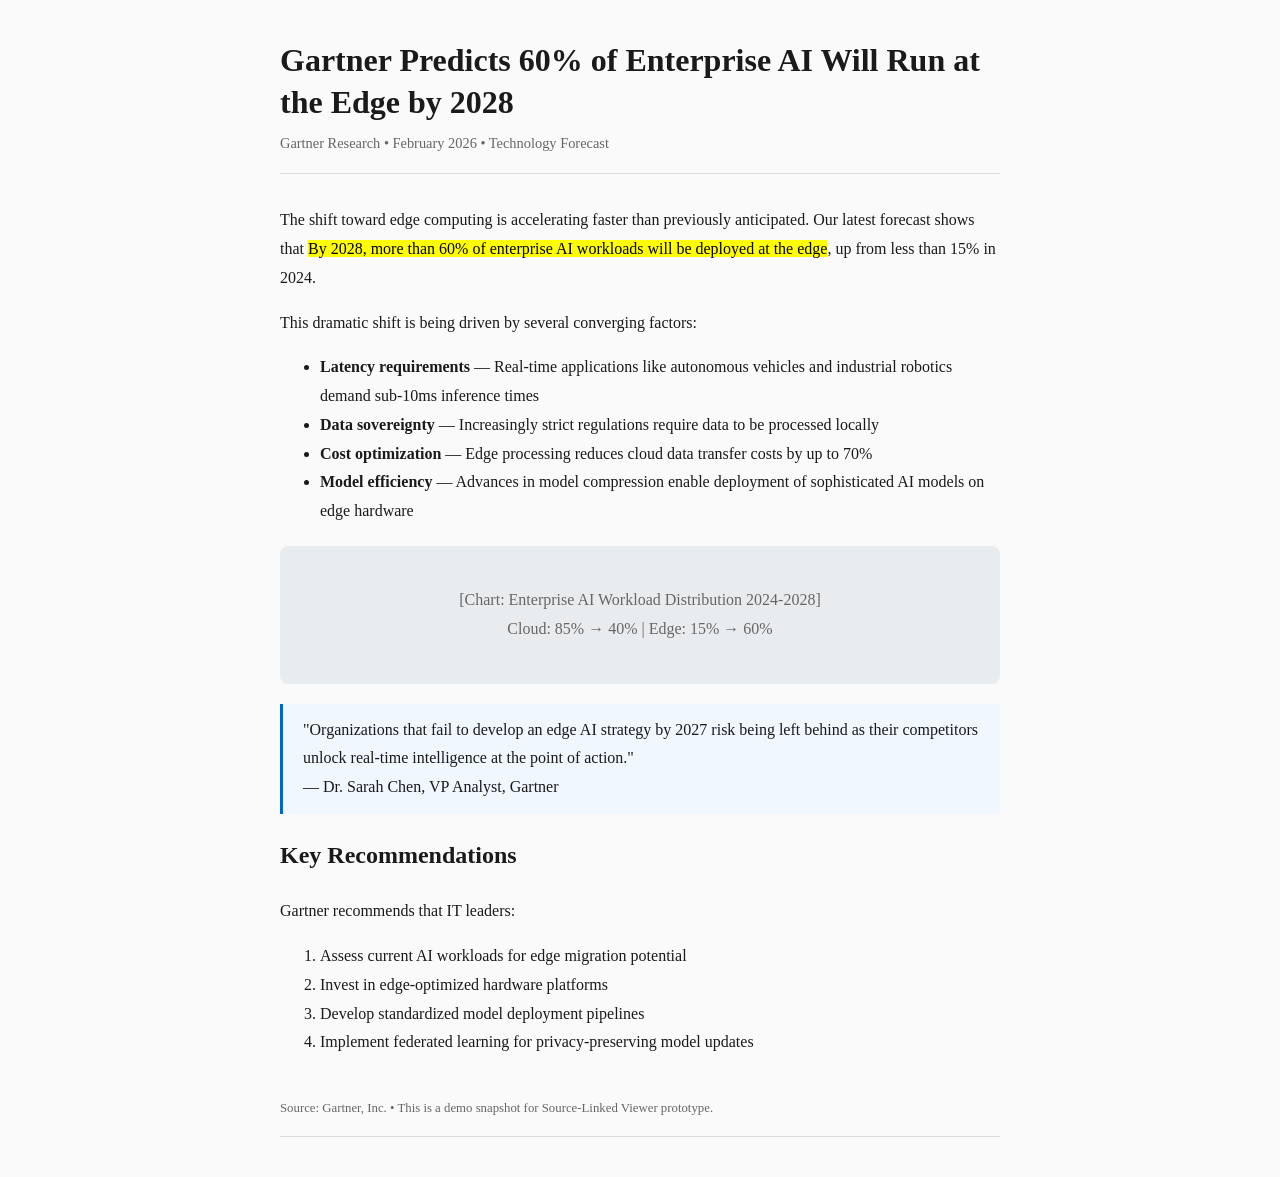
<file: demo/edge-ai-2026/snapshots/ref-001.html>
<!DOCTYPE html>
<html lang="en">
<head>
  <meta charset="UTF-8">
  <title>Gartner Predicts 60% of Enterprise AI Will Run at the Edge by 2028</title>
  <style>
    body { font-family: Georgia, serif; max-width: 720px; margin: 40px auto; padding: 0 20px; color: #1a1a1a; line-height: 1.8; background: #fafafa; }
    h1 { font-size: 2rem; line-height: 1.3; margin-bottom: 8px; }
    .meta { color: #666; font-size: 0.9rem; margin-bottom: 32px; border-bottom: 1px solid #ddd; padding-bottom: 16px; }
    .highlight { background: #fff3cd; padding: 2px 4px; }
    blockquote { border-left: 3px solid #0066cc; padding: 12px 20px; margin: 20px 0; background: #f0f7ff; }
    .chart-placeholder { background: #e9ecef; padding: 40px; text-align: center; border-radius: 8px; margin: 20px 0; color: #666; }
  </style>
</head>
<body>
  <h1>Gartner Predicts 60% of Enterprise AI Will Run at the Edge by 2028</h1>
  <div class="meta">Gartner Research &bull; February 2026 &bull; Technology Forecast</div>

  <p>The shift toward edge computing is accelerating faster than previously anticipated. Our latest forecast shows that <mark>By 2028, more than 60% of enterprise AI workloads will be deployed at the edge</mark>, up from less than 15% in 2024.</p>

  <p>This dramatic shift is being driven by several converging factors:</p>

  <ul>
    <li><strong>Latency requirements</strong> — Real-time applications like autonomous vehicles and industrial robotics demand sub-10ms inference times</li>
    <li><strong>Data sovereignty</strong> — Increasingly strict regulations require data to be processed locally</li>
    <li><strong>Cost optimization</strong> — Edge processing reduces cloud data transfer costs by up to 70%</li>
    <li><strong>Model efficiency</strong> — Advances in model compression enable deployment of sophisticated AI models on edge hardware</li>
  </ul>

  <div class="chart-placeholder">
    [Chart: Enterprise AI Workload Distribution 2024-2028]<br>
    Cloud: 85% → 40% | Edge: 15% → 60%
  </div>

  <blockquote>
    "Organizations that fail to develop an edge AI strategy by 2027 risk being left behind as their competitors unlock real-time intelligence at the point of action."
    <br>— Dr. Sarah Chen, VP Analyst, Gartner
  </blockquote>

  <h2>Key Recommendations</h2>
  <p>Gartner recommends that IT leaders:</p>
  <ol>
    <li>Assess current AI workloads for edge migration potential</li>
    <li>Invest in edge-optimized hardware platforms</li>
    <li>Develop standardized model deployment pipelines</li>
    <li>Implement federated learning for privacy-preserving model updates</li>
  </ol>

  <p class="meta" style="margin-top: 40px; font-size: 0.8rem;">
    Source: Gartner, Inc. &bull; This is a demo snapshot for Source-Linked Viewer prototype.
  </p>
</body>
</html>
</file>
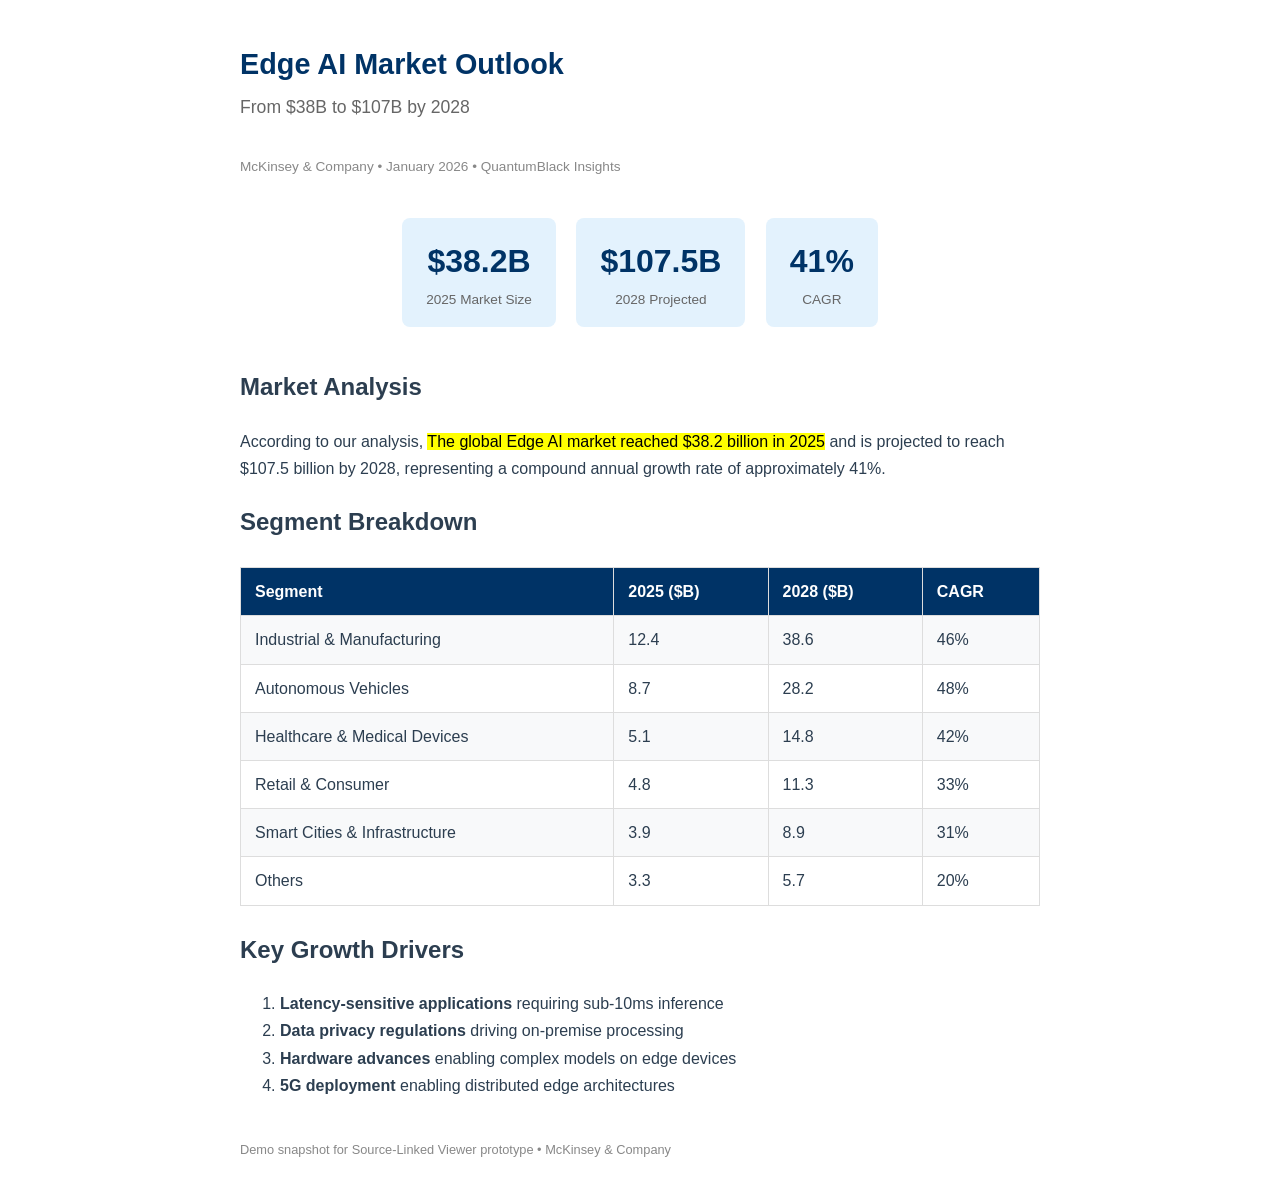
<file: demo/edge-ai-2026/snapshots/ref-003.html>
<!DOCTYPE html>
<html lang="en">
<head>
  <meta charset="UTF-8">
  <title>Edge AI Market Outlook: From $38B to $107B by 2028</title>
  <style>
    body { font-family: -apple-system, BlinkMacSystemFont, sans-serif; max-width: 800px; margin: 40px auto; padding: 0 24px; color: #2c3e50; line-height: 1.7; background: #fff; }
    h1 { font-size: 1.8rem; color: #003366; margin-bottom: 4px; }
    .subtitle { font-size: 1.1rem; color: #666; margin-bottom: 32px; }
    .meta { color: #888; font-size: 0.85rem; margin-bottom: 24px; }
    table { width: 100%; border-collapse: collapse; margin: 24px 0; }
    th, td { border: 1px solid #ddd; padding: 10px 14px; text-align: left; }
    th { background: #003366; color: white; font-weight: 600; }
    tr:nth-child(even) { background: #f8f9fa; }
    .key-stat { display: inline-block; background: #e3f2fd; padding: 16px 24px; border-radius: 8px; margin: 8px; text-align: center; }
    .key-stat .number { font-size: 2rem; font-weight: 700; color: #003366; }
    .key-stat .label { font-size: 0.85rem; color: #666; }
  </style>
</head>
<body>
  <h1>Edge AI Market Outlook</h1>
  <div class="subtitle">From $38B to $107B by 2028</div>
  <div class="meta">McKinsey & Company &bull; January 2026 &bull; QuantumBlack Insights</div>

  <div style="text-align: center; margin: 32px 0;">
    <div class="key-stat">
      <div class="number">$38.2B</div>
      <div class="label">2025 Market Size</div>
    </div>
    <div class="key-stat">
      <div class="number">$107.5B</div>
      <div class="label">2028 Projected</div>
    </div>
    <div class="key-stat">
      <div class="number">41%</div>
      <div class="label">CAGR</div>
    </div>
  </div>

  <h2>Market Analysis</h2>
  <p>According to our analysis, <mark>The global Edge AI market reached $38.2 billion in 2025</mark> and is projected to reach $107.5 billion by 2028, representing a compound annual growth rate of approximately 41%.</p>

  <h2>Segment Breakdown</h2>
  <table>
    <tr><th>Segment</th><th>2025 ($B)</th><th>2028 ($B)</th><th>CAGR</th></tr>
    <tr><td>Industrial & Manufacturing</td><td>12.4</td><td>38.6</td><td>46%</td></tr>
    <tr><td>Autonomous Vehicles</td><td>8.7</td><td>28.2</td><td>48%</td></tr>
    <tr><td>Healthcare & Medical Devices</td><td>5.1</td><td>14.8</td><td>42%</td></tr>
    <tr><td>Retail & Consumer</td><td>4.8</td><td>11.3</td><td>33%</td></tr>
    <tr><td>Smart Cities & Infrastructure</td><td>3.9</td><td>8.9</td><td>31%</td></tr>
    <tr><td>Others</td><td>3.3</td><td>5.7</td><td>20%</td></tr>
  </table>

  <h2>Key Growth Drivers</h2>
  <ol>
    <li><strong>Latency-sensitive applications</strong> requiring sub-10ms inference</li>
    <li><strong>Data privacy regulations</strong> driving on-premise processing</li>
    <li><strong>Hardware advances</strong> enabling complex models on edge devices</li>
    <li><strong>5G deployment</strong> enabling distributed edge architectures</li>
  </ol>

  <p class="meta" style="margin-top: 40px; font-size: 0.8rem;">
    Demo snapshot for Source-Linked Viewer prototype &bull; McKinsey & Company
  </p>
</body>
</html>
</file>
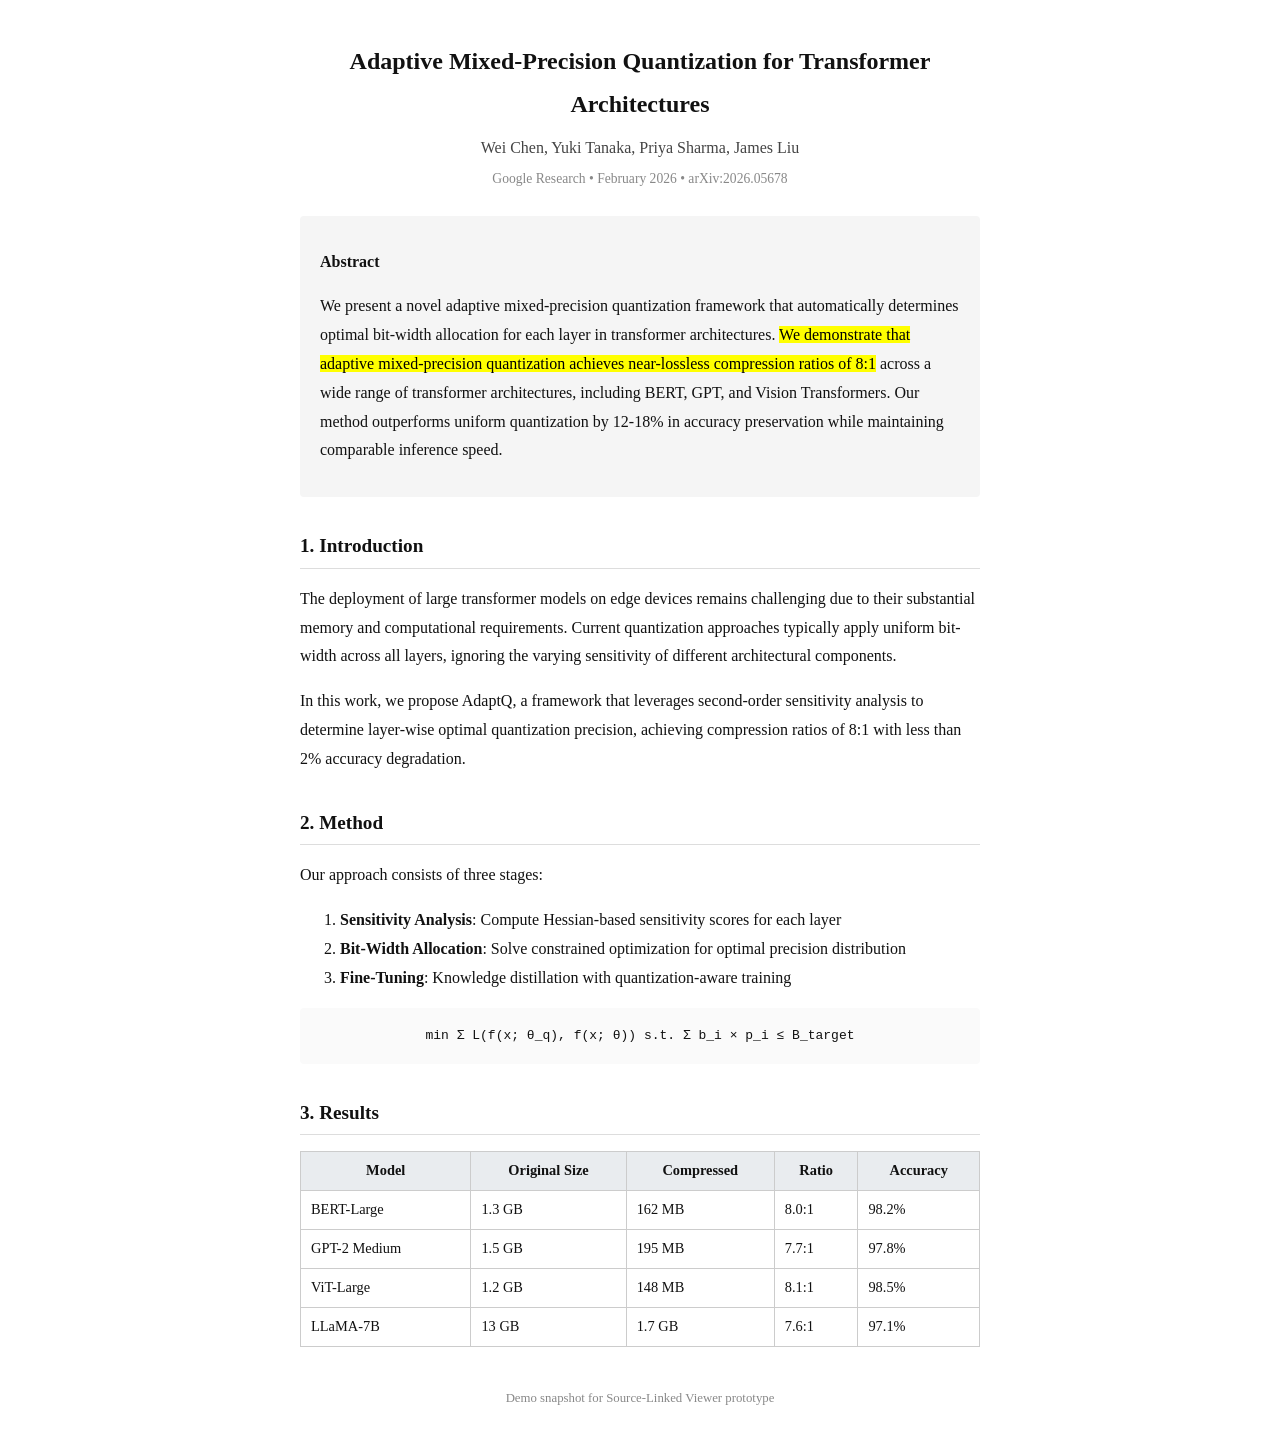
<file: demo/edge-ai-2026/snapshots/ref-006.html>
<!DOCTYPE html>
<html lang="en">
<head>
  <meta charset="UTF-8">
  <title>Adaptive Mixed-Precision Quantization for Transformer Architectures</title>
  <style>
    body { font-family: 'Computer Modern', Georgia, serif; max-width: 680px; margin: 40px auto; padding: 0 20px; color: #111; line-height: 1.8; background: #fff; }
    h1 { font-size: 1.5rem; text-align: center; margin-bottom: 8px; }
    .authors { text-align: center; color: #444; margin-bottom: 4px; }
    .affiliation { text-align: center; color: #888; font-size: 0.85rem; margin-bottom: 24px; }
    .abstract { background: #f5f5f5; padding: 16px 20px; border-radius: 4px; margin: 24px 0; }
    .abstract h3 { margin-bottom: 8px; font-size: 1rem; }
    .section { margin-top: 32px; }
    .section h2 { font-size: 1.2rem; border-bottom: 1px solid #ddd; padding-bottom: 4px; }
    .equation { text-align: center; padding: 16px; margin: 16px 0; background: #fafafa; border-radius: 4px; font-family: monospace; }
    table { width: 100%; border-collapse: collapse; margin: 16px 0; font-size: 0.9rem; }
    th, td { border: 1px solid #ccc; padding: 6px 10px; }
    th { background: #e9ecef; }
  </style>
</head>
<body>
  <h1>Adaptive Mixed-Precision Quantization for Transformer Architectures</h1>
  <div class="authors">Wei Chen, Yuki Tanaka, Priya Sharma, James Liu</div>
  <div class="affiliation">Google Research &bull; February 2026 &bull; arXiv:2026.05678</div>

  <div class="abstract">
    <h3>Abstract</h3>
    <p>We present a novel adaptive mixed-precision quantization framework that automatically determines optimal bit-width allocation for each layer in transformer architectures. <mark>We demonstrate that adaptive mixed-precision quantization achieves near-lossless compression ratios of 8:1</mark> across a wide range of transformer architectures, including BERT, GPT, and Vision Transformers. Our method outperforms uniform quantization by 12-18% in accuracy preservation while maintaining comparable inference speed.</p>
  </div>

  <div class="section">
    <h2>1. Introduction</h2>
    <p>The deployment of large transformer models on edge devices remains challenging due to their substantial memory and computational requirements. Current quantization approaches typically apply uniform bit-width across all layers, ignoring the varying sensitivity of different architectural components.</p>
    <p>In this work, we propose AdaptQ, a framework that leverages second-order sensitivity analysis to determine layer-wise optimal quantization precision, achieving compression ratios of 8:1 with less than 2% accuracy degradation.</p>
  </div>

  <div class="section">
    <h2>2. Method</h2>
    <p>Our approach consists of three stages:</p>
    <ol>
      <li><strong>Sensitivity Analysis</strong>: Compute Hessian-based sensitivity scores for each layer</li>
      <li><strong>Bit-Width Allocation</strong>: Solve constrained optimization for optimal precision distribution</li>
      <li><strong>Fine-Tuning</strong>: Knowledge distillation with quantization-aware training</li>
    </ol>
    <div class="equation">
      min Σ L(f(x; θ_q), f(x; θ)) s.t. Σ b_i × p_i ≤ B_target
    </div>
  </div>

  <div class="section">
    <h2>3. Results</h2>
    <table>
      <tr><th>Model</th><th>Original Size</th><th>Compressed</th><th>Ratio</th><th>Accuracy</th></tr>
      <tr><td>BERT-Large</td><td>1.3 GB</td><td>162 MB</td><td>8.0:1</td><td>98.2%</td></tr>
      <tr><td>GPT-2 Medium</td><td>1.5 GB</td><td>195 MB</td><td>7.7:1</td><td>97.8%</td></tr>
      <tr><td>ViT-Large</td><td>1.2 GB</td><td>148 MB</td><td>8.1:1</td><td>98.5%</td></tr>
      <tr><td>LLaMA-7B</td><td>13 GB</td><td>1.7 GB</td><td>7.6:1</td><td>97.1%</td></tr>
    </table>
  </div>

  <p style="margin-top: 40px; color: #888; font-size: 0.8rem; text-align: center;">
    Demo snapshot for Source-Linked Viewer prototype
  </p>
</body>
</html>
</file>
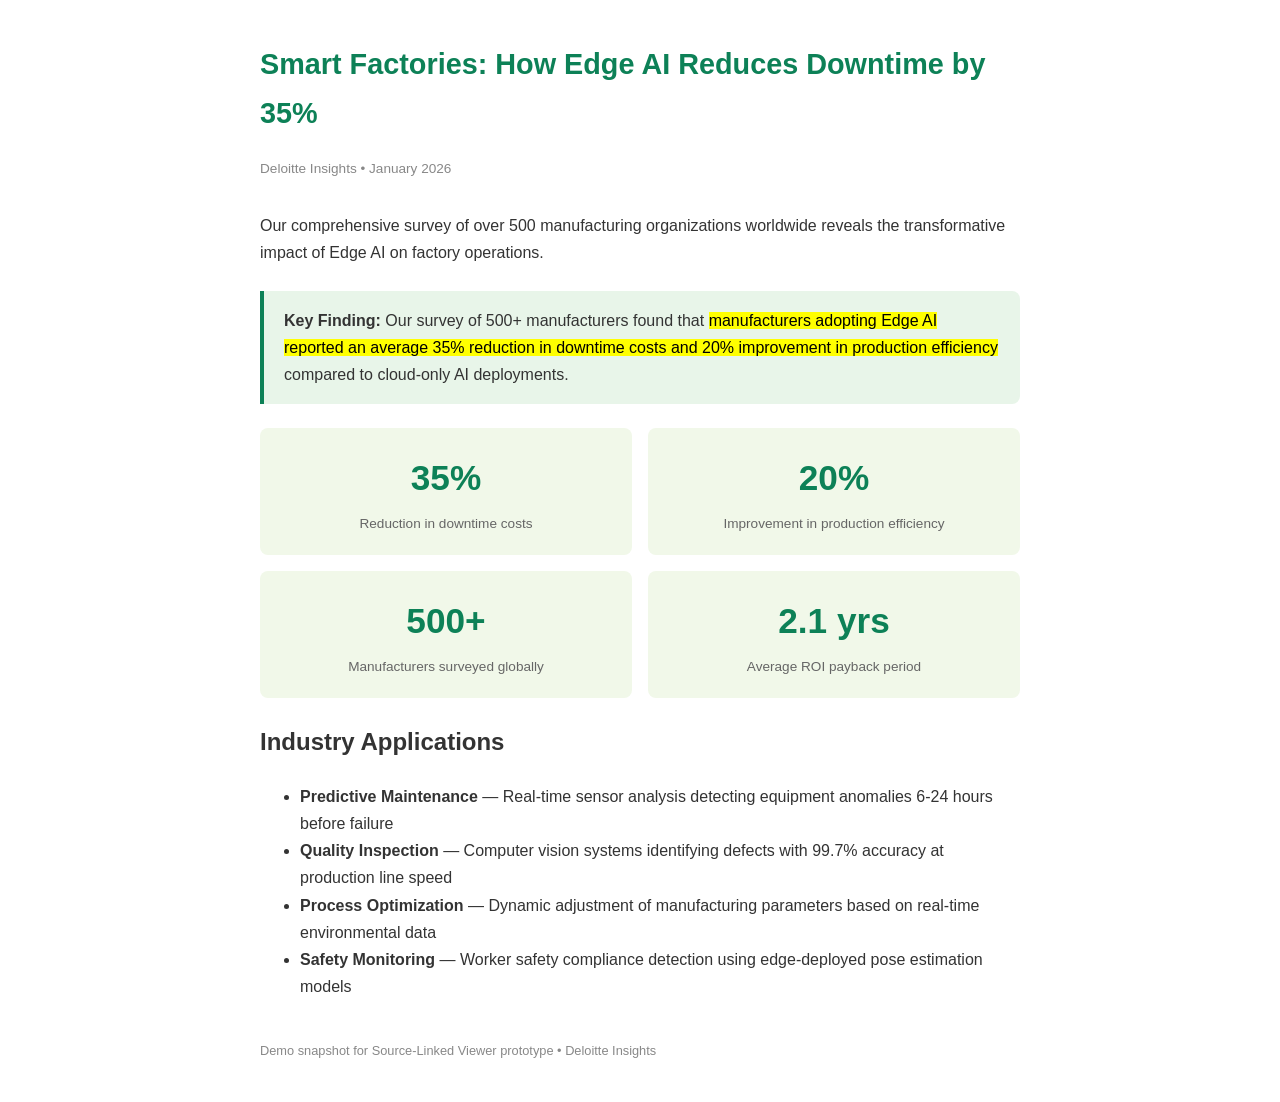
<file: demo/edge-ai-2026/snapshots/ref-009.html>
<!DOCTYPE html>
<html lang="en">
<head>
  <meta charset="UTF-8">
  <title>Smart Factories: How Edge AI Reduces Downtime by 35%</title>
  <style>
    body { font-family: -apple-system, sans-serif; max-width: 760px; margin: 40px auto; padding: 0 24px; color: #333; line-height: 1.7; background: #fff; }
    h1 { font-size: 1.8rem; color: #0d8157; }
    .meta { color: #888; font-size: 0.85rem; margin-bottom: 32px; }
    .callout { background: #e8f5e9; border-left: 4px solid #0d8157; padding: 16px 20px; margin: 24px 0; border-radius: 0 8px 8px 0; }
    .stat-grid { display: grid; grid-template-columns: 1fr 1fr; gap: 16px; margin: 24px 0; }
    .stat-card { background: #f1f8e9; padding: 20px; border-radius: 8px; text-align: center; }
    .stat-card .value { font-size: 2.2rem; font-weight: 700; color: #0d8157; }
    .stat-card .desc { font-size: 0.85rem; color: #666; margin-top: 4px; }
  </style>
</head>
<body>
  <h1>Smart Factories: How Edge AI Reduces Downtime by 35%</h1>
  <div class="meta">Deloitte Insights &bull; January 2026</div>

  <p>Our comprehensive survey of over 500 manufacturing organizations worldwide reveals the transformative impact of Edge AI on factory operations.</p>

  <div class="callout">
    <strong>Key Finding:</strong> Our survey of 500+ manufacturers found that <mark>manufacturers adopting Edge AI reported an average 35% reduction in downtime costs and 20% improvement in production efficiency</mark> compared to cloud-only AI deployments.
  </div>

  <div class="stat-grid">
    <div class="stat-card">
      <div class="value">35%</div>
      <div class="desc">Reduction in downtime costs</div>
    </div>
    <div class="stat-card">
      <div class="value">20%</div>
      <div class="desc">Improvement in production efficiency</div>
    </div>
    <div class="stat-card">
      <div class="value">500+</div>
      <div class="desc">Manufacturers surveyed globally</div>
    </div>
    <div class="stat-card">
      <div class="value">2.1 yrs</div>
      <div class="desc">Average ROI payback period</div>
    </div>
  </div>

  <h2>Industry Applications</h2>
  <ul>
    <li><strong>Predictive Maintenance</strong> — Real-time sensor analysis detecting equipment anomalies 6-24 hours before failure</li>
    <li><strong>Quality Inspection</strong> — Computer vision systems identifying defects with 99.7% accuracy at production line speed</li>
    <li><strong>Process Optimization</strong> — Dynamic adjustment of manufacturing parameters based on real-time environmental data</li>
    <li><strong>Safety Monitoring</strong> — Worker safety compliance detection using edge-deployed pose estimation models</li>
  </ul>

  <p style="margin-top: 40px; color: #888; font-size: 0.8rem;">
    Demo snapshot for Source-Linked Viewer prototype &bull; Deloitte Insights
  </p>
</body>
</html>
</file>
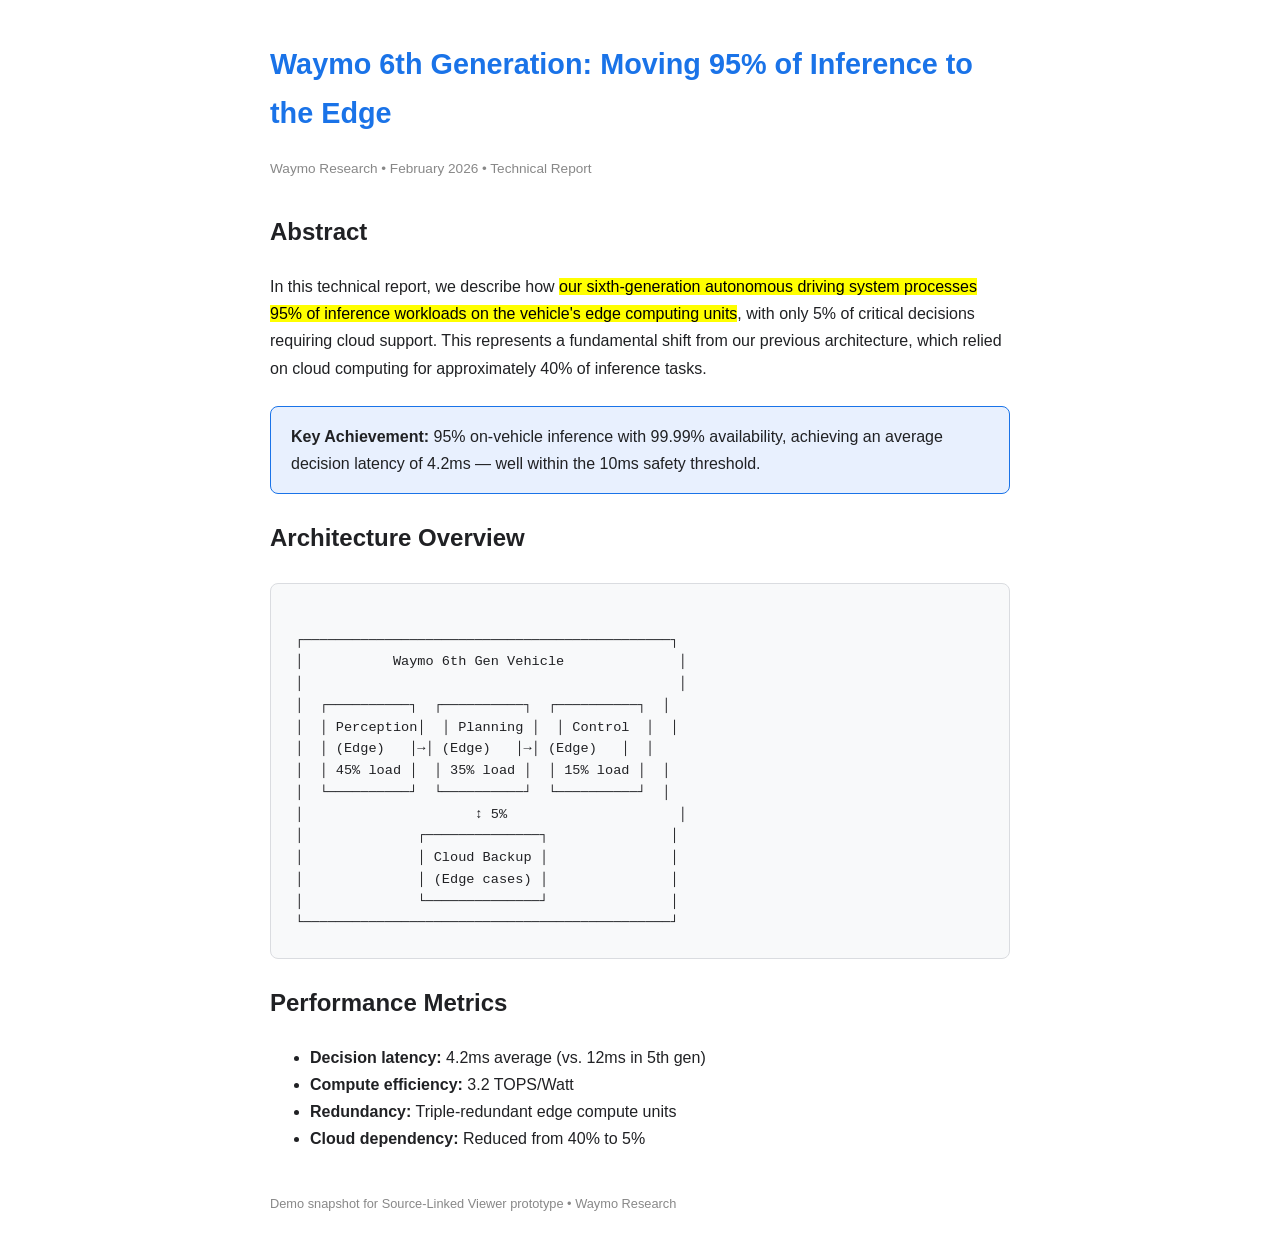
<file: demo/edge-ai-2026/snapshots/ref-011.html>
<!DOCTYPE html>
<html lang="en">
<head>
  <meta charset="UTF-8">
  <title>Waymo 6th Gen: Moving 95% of Inference to the Edge</title>
  <style>
    body { font-family: -apple-system, sans-serif; max-width: 740px; margin: 40px auto; padding: 0 24px; color: #202124; line-height: 1.7; background: #fff; }
    h1 { font-size: 1.8rem; color: #1a73e8; }
    .meta { color: #888; font-size: 0.85rem; margin-bottom: 32px; }
    .arch-diagram { background: #f8f9fa; border: 1px solid #dadce0; border-radius: 8px; padding: 24px; margin: 24px 0; font-family: monospace; font-size: 0.85rem; white-space: pre; line-height: 1.6; }
    .highlight-box { background: #e8f0fe; border: 1px solid #1a73e8; border-radius: 8px; padding: 16px 20px; margin: 24px 0; }
  </style>
</head>
<body>
  <h1>Waymo 6th Generation: Moving 95% of Inference to the Edge</h1>
  <div class="meta">Waymo Research &bull; February 2026 &bull; Technical Report</div>

  <h2>Abstract</h2>
  <p>In this technical report, we describe how <mark>our sixth-generation autonomous driving system processes 95% of inference workloads on the vehicle's edge computing units</mark>, with only 5% of critical decisions requiring cloud support. This represents a fundamental shift from our previous architecture, which relied on cloud computing for approximately 40% of inference tasks.</p>

  <div class="highlight-box">
    <strong>Key Achievement:</strong> 95% on-vehicle inference with 99.99% availability, achieving an average decision latency of 4.2ms — well within the 10ms safety threshold.
  </div>

  <h2>Architecture Overview</h2>
  <div class="arch-diagram">
┌─────────────────────────────────────────────┐
│           Waymo 6th Gen Vehicle              │
│                                              │
│  ┌──────────┐  ┌──────────┐  ┌──────────┐  │
│  │ Perception│  │ Planning │  │ Control  │  │
│  │ (Edge)   │→│ (Edge)   │→│ (Edge)   │  │
│  │ 45% load │  │ 35% load │  │ 15% load │  │
│  └──────────┘  └──────────┘  └──────────┘  │
│                     ↕ 5%                     │
│              ┌──────────────┐               │
│              │ Cloud Backup │               │
│              │ (Edge cases) │               │
│              └──────────────┘               │
└─────────────────────────────────────────────┘</div>

  <h2>Performance Metrics</h2>
  <ul>
    <li><strong>Decision latency:</strong> 4.2ms average (vs. 12ms in 5th gen)</li>
    <li><strong>Compute efficiency:</strong> 3.2 TOPS/Watt</li>
    <li><strong>Redundancy:</strong> Triple-redundant edge compute units</li>
    <li><strong>Cloud dependency:</strong> Reduced from 40% to 5%</li>
  </ul>

  <p style="margin-top: 40px; color: #888; font-size: 0.8rem;">
    Demo snapshot for Source-Linked Viewer prototype &bull; Waymo Research
  </p>
</body>
</html>
</file>
